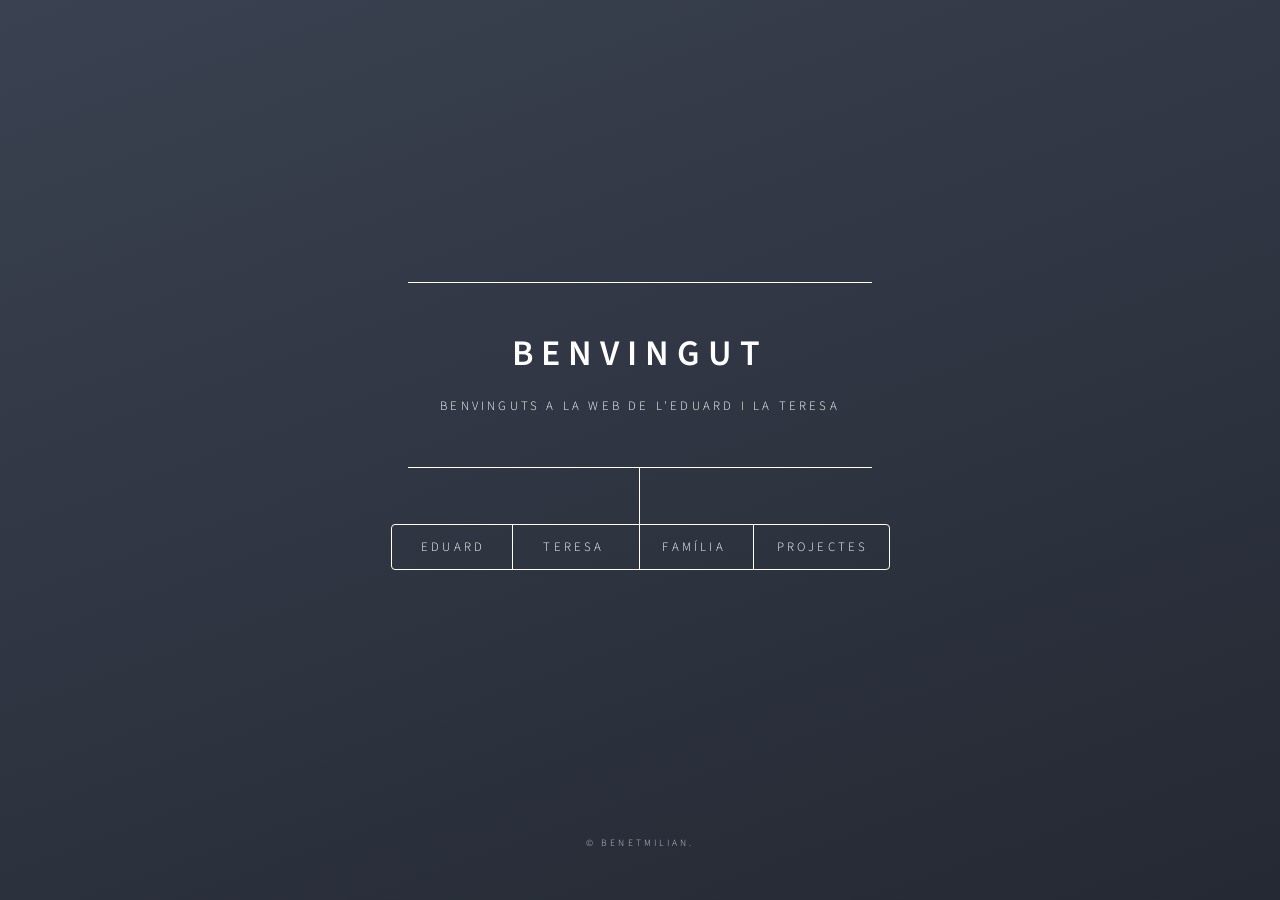
<file: index.html>
<!DOCTYPE HTML>
<html>

<head>
	<title>Eduard i Teresa</title>
	<meta charset="utf-8" />
	<meta name="viewport" content="width=device-width, initial-scale=1, user-scalable=no" />
	<link rel="stylesheet" href="assets/css/main.css" />
	<noscript>
		<link rel="stylesheet" href="assets/css/noscript.css" />
	</noscript>
</head>

<body class="is-preload">

	<!-- Wrapper -->
	<div id="wrapper">

		<!-- Header -->
		<header id="header">
			<div class="content">
				<div class="inner">
					<h1>Benvingut</h1>
					<p>Benvinguts a la web de l'Eduard i la Teresa</p>
				</div>
			</div>
			<nav>
				<ul>
					<li><a href="#eduard">Eduard</a></li>
					<li><a href="#teresa">Teresa</a></li>
					<li class="has-dropdown">
						<a href="#familia">Família</a>
						<ul class="dropdown">
							<li><a href="boda/index.html">Boda</a></li>
							<li><a href="#quim">Quim</a></li>
							<li><a href="#joan">Joan</a></li>
						</ul>
					</li>
					<li><a href="projectes.html">Projectes</a></li>
				</ul>
			</nav>
		</header>

		<!-- Main -->
		<div id="main">

			<!-- Eduard -->
			<article id="eduard">
				<h2 class="major">Eduard Benet Cerdà</h2>
				<p>Senior Application Engineer at MathWorks</p>
				<ul class="icons">
					<li><a href="eduard.html" class="icon fas fa-user"><span class="label">Eduard</span></a></li>
					<li><a href="https://www.linkedin.com/in/eduard-benet/" class="icon brands fa-linkedin"><span
								class="label">LinkedIn</span></a></li>
					<li><a href="https://github.com/EduardBenet" class="icon brands fa-github"><span
								class="label">Github</span></a></li>
				</ul>
			</article>

			<!-- Teresa -->
			<article id="teresa">
				<h2 class="major">Teresa Milián Sanz</h2>
				<p>Architect at MCW architects</p>
				<ul class="icons">
					<li><a href="https://www.pinterest.es/ter1000san/" class="icon brands fa-pinterest"><span
								class="label">Pinterest<span class="label">Pinterest</span></a></li>
					<li><a href="https://www.instagram.com/ter1000/" class="icon brands fa-instagram"><span
								class="label">Instagram</span></a></li>
					<li><a href="https://www.linkedin.com/in/teresa-milian-sanz/" class="icon brands fa-linkedin"><span
								class="label">LinkedIn</span></a></li>
				</ul>
			</article>

			<article id="quim">
				<h2 class="major">Quim Benet Milián</h2>
				<h3>
					<a href='https://proud-desert-0dda2e903.4.azurestaticapps.net/login/'">La petita web del Quim</a>
					<p>Area Privada</p>
				</h3>
			</article>

			<article id=" joan">
						<h2 class="major">Joan Benet Milián</h2>
						<p>Properament</p>
			</article>

			<!-- Elements --><!-- 
							<article id=" elements">
						<h2 class="major">Elements</h2>

						<section>
							<h3 class="major">Text</h3>
							<p>This is <b>bold</b> and this is <strong>strong</strong>. This is <i>italic</i> and this
								is <em>emphasized</em>.
								This is <sup>superscript</sup> text and this is <sub>subscript</sub> text.
								This is <u>underlined</u> and this is code: <code>for (;;) { ... }</code>. Finally, <a
									href="#">this is a link</a>.</p>
							<hr />
							<h2>Heading Level 2</h2>
							<h3>Heading Level 3</h3>
							<h4>Heading Level 4</h4>
							<h5>Heading Level 5</h5>
							<h6>Heading Level 6</h6>
							<hr />
							<h4>Blockquote</h4>
							<blockquote>Fringilla nisl. Donec accumsan interdum nisi, quis tincidunt felis sagittis eget
								tempus euismod. Vestibulum ante ipsum primis in faucibus vestibulum. Blandit adipiscing
								eu felis iaculis volutpat ac adipiscing accumsan faucibus. Vestibulum ante ipsum primis
								in faucibus lorem ipsum dolor sit amet nullam adipiscing eu felis.</blockquote>
							<h4>Preformatted</h4>
							<pre><code>i = 0;

while (!deck.isInOrder()) {
    print 'Iteration ' + i;
    deck.shuffle();
    i++;
}

print 'It took ' + i + ' iterations to sort the deck.';</code></pre>
						</section>

						<section>
							<h3 class="major">Lists</h3>

							<h4>Unordered</h4>
							<ul>
								<li>Dolor pulvinar etiam.</li>
								<li>Sagittis adipiscing.</li>
								<li>Felis enim feugiat.</li>
							</ul>

							<h4>Alternate</h4>
							<ul class="alt">
								<li>Dolor pulvinar etiam.</li>
								<li>Sagittis adipiscing.</li>
								<li>Felis enim feugiat.</li>
							</ul>

							<h4>Ordered</h4>
							<ol>
								<li>Dolor pulvinar etiam.</li>
								<li>Etiam vel felis viverra.</li>
								<li>Felis enim feugiat.</li>
								<li>Dolor pulvinar etiam.</li>
								<li>Etiam vel felis lorem.</li>
								<li>Felis enim et feugiat.</li>
							</ol>
							<h4>Icons</h4>
							<ul class="icons">
								<li><a href="#" class="icon brands fa-twitter"><span class="label">Twitter</span></a>
								</li>
								<li><a href="#" class="icon brands fa-facebook-f"><span
											class="label">Facebook</span></a></li>
								<li><a href="#" class="icon brands fa-instagram"><span
											class="label">Instagram</span></a></li>
								<li><a href="#" class="icon brands fa-github"><span class="label">Github</span></a></li>
							</ul>

							<h4>Actions</h4>
							<ul class="actions">
								<li><a href="#" class="button primary">Default</a></li>
								<li><a href="#" class="button">Default</a></li>
							</ul>
							<ul class="actions stacked">
								<li><a href="#" class="button primary">Default</a></li>
								<li><a href="#" class="button">Default</a></li>
							</ul>
						</section>

						<section>
							<h3 class="major">Table</h3>
							<h4>Default</h4>
							<div class="table-wrapper">
								<table>
									<thead>
										<tr>
											<th>Name</th>
											<th>Description</th>
											<th>Price</th>
										</tr>
									</thead>
									<tbody>
										<tr>
											<td>Item One</td>
											<td>Ante turpis integer aliquet porttitor.</td>
											<td>29.99</td>
										</tr>
										<tr>
											<td>Item Two</td>
											<td>Vis ac commodo adipiscing arcu aliquet.</td>
											<td>19.99</td>
										</tr>
										<tr>
											<td>Item Three</td>
											<td> Morbi faucibus arcu accumsan lorem.</td>
											<td>29.99</td>
										</tr>
										<tr>
											<td>Item Four</td>
											<td>Vitae integer tempus condimentum.</td>
											<td>19.99</td>
										</tr>
										<tr>
											<td>Item Five</td>
											<td>Ante turpis integer aliquet porttitor.</td>
											<td>29.99</td>
										</tr>
									</tbody>
									<tfoot>
										<tr>
											<td colspan="2"></td>
											<td>100.00</td>
										</tr>
									</tfoot>
								</table>
							</div>

							<h4>Alternate</h4>
							<div class="table-wrapper">
								<table class="alt">
									<thead>
										<tr>
											<th>Name</th>
											<th>Description</th>
											<th>Price</th>
										</tr>
									</thead>
									<tbody>
										<tr>
											<td>Item One</td>
											<td>Ante turpis integer aliquet porttitor.</td>
											<td>29.99</td>
										</tr>
										<tr>
											<td>Item Two</td>
											<td>Vis ac commodo adipiscing arcu aliquet.</td>
											<td>19.99</td>
										</tr>
										<tr>
											<td>Item Three</td>
											<td> Morbi faucibus arcu accumsan lorem.</td>
											<td>29.99</td>
										</tr>
										<tr>
											<td>Item Four</td>
											<td>Vitae integer tempus condimentum.</td>
											<td>19.99</td>
										</tr>
										<tr>
											<td>Item Five</td>
											<td>Ante turpis integer aliquet porttitor.</td>
											<td>29.99</td>
										</tr>
									</tbody>
									<tfoot>
										<tr>
											<td colspan="2"></td>
											<td>100.00</td>
										</tr>
									</tfoot>
								</table>
							</div>
						</section>

						<section>
							<h3 class="major">Buttons</h3>
							<ul class="actions">
								<li><a href="#" class="button primary">Primary</a></li>
								<li><a href="#" class="button">Default</a></li>
							</ul>
							<ul class="actions">
								<li><a href="#" class="button">Default</a></li>
								<li><a href="#" class="button small">Small</a></li>
							</ul>
							<ul class="actions">
								<li><a href="#" class="button primary icon solid fa-download">Icon</a></li>
								<li><a href="#" class="button icon solid fa-download">Icon</a></li>
							</ul>
							<ul class="actions">
								<li><span class="button primary disabled">Disabled</span></li>
								<li><span class="button disabled">Disabled</span></li>
							</ul>
						</section>

						<section>
							<h3 class="major">Form</h3>
							<form method="post" action="#">
								<div class="fields">
									<div class="field half">
										<label for="demo-name">Name</label>
										<input type="text" name="demo-name" id="demo-name" value=""
											placeholder="Jane Doe" />
									</div>
									<div class="field half">
										<label for="demo-email">Email</label>
										<input type="email" name="demo-email" id="demo-email" value=""
											placeholder="jane@untitled.tld" />
									</div>
									<div class="field">
										<label for="demo-category">Category</label>
										<select name="demo-category" id="demo-category">
											<option value="">-</option>
											<option value="1">Manufacturing</option>
											<option value="1">Shipping</option>
											<option value="1">Administration</option>
											<option value="1">Human Resources</option>
										</select>
									</div>
									<div class="field half">
										<input type="radio" id="demo-priority-low" name="demo-priority" checked>
										<label for="demo-priority-low">Low</label>
									</div>
									<div class="field half">
										<input type="radio" id="demo-priority-high" name="demo-priority">
										<label for="demo-priority-high">High</label>
									</div>
									<div class="field half">
										<input type="checkbox" id="demo-copy" name="demo-copy">
										<label for="demo-copy">Email me a copy</label>
									</div>
									<div class="field half">
										<input type="checkbox" id="demo-human" name="demo-human" checked>
										<label for="demo-human">Not a robot</label>
									</div>
									<div class="field">
										<label for="demo-message">Message</label>
										<textarea name="demo-message" id="demo-message" placeholder="Enter your message"
											rows="6"></textarea>
									</div>
								</div>
								<ul class="actions">
									<li><input type="submit" value="Send Message" class="primary" /></li>
									<li><input type="reset" value="Reset" /></li>
								</ul>
							</form>
						</section>

			</article>
			-->


		</div>

		<!-- Footer -->
		<footer id="footer">
			<p class="copyright">&copy; BenetMilian.</p>
		</footer>

	</div>

	<!-- BG -->
	<div id="bg"></div>

	<!-- Scripts -->
	<script src="assets/js/jquery.min.js"></script>
	<script src="assets/js/browser.min.js"></script>
	<script src="assets/js/breakpoints.min.js"></script>
	<script src="assets/js/util.js"></script>
	<script src="assets/js/main.js"></script>
	<script>
		(function () {
			var dropdowns = document.querySelectorAll('#header nav li.has-dropdown');

			dropdowns.forEach(function (li) {
				var toggle = li.querySelector(':scope > a');

				toggle.addEventListener('click', function (event) {
					if (!li.classList.contains('open')) {
						event.preventDefault();

						dropdowns.forEach(function (other) {
							if (other !== li)
								other.classList.remove('open');
						});

						li.classList.add('open');
					}
				});
			});

			document.addEventListener('click', function (event) {
				dropdowns.forEach(function (li) {
					if (!li.contains(event.target))
						li.classList.remove('open');
				});
			});

			// main.js centers the divider using *all* descendant <li>s, which
			// miscounts once the dropdown adds nested <li>s. Recompute using
			// only the top-level nav items so the line stays centered on them.
			var nav = document.querySelector('#header nav'),
				topLevelItems = nav.querySelectorAll(':scope > ul > li');

			nav.querySelectorAll('li.is-middle').forEach(function (li) {
				li.classList.remove('is-middle');
			});

			if (topLevelItems.length % 2 === 0) {
				nav.classList.add('use-middle');
				topLevelItems[topLevelItems.length / 2].classList.add('is-middle');
			} else {
				nav.classList.remove('use-middle');
			}
		})();
	</script>

</body>

</html>
</file>
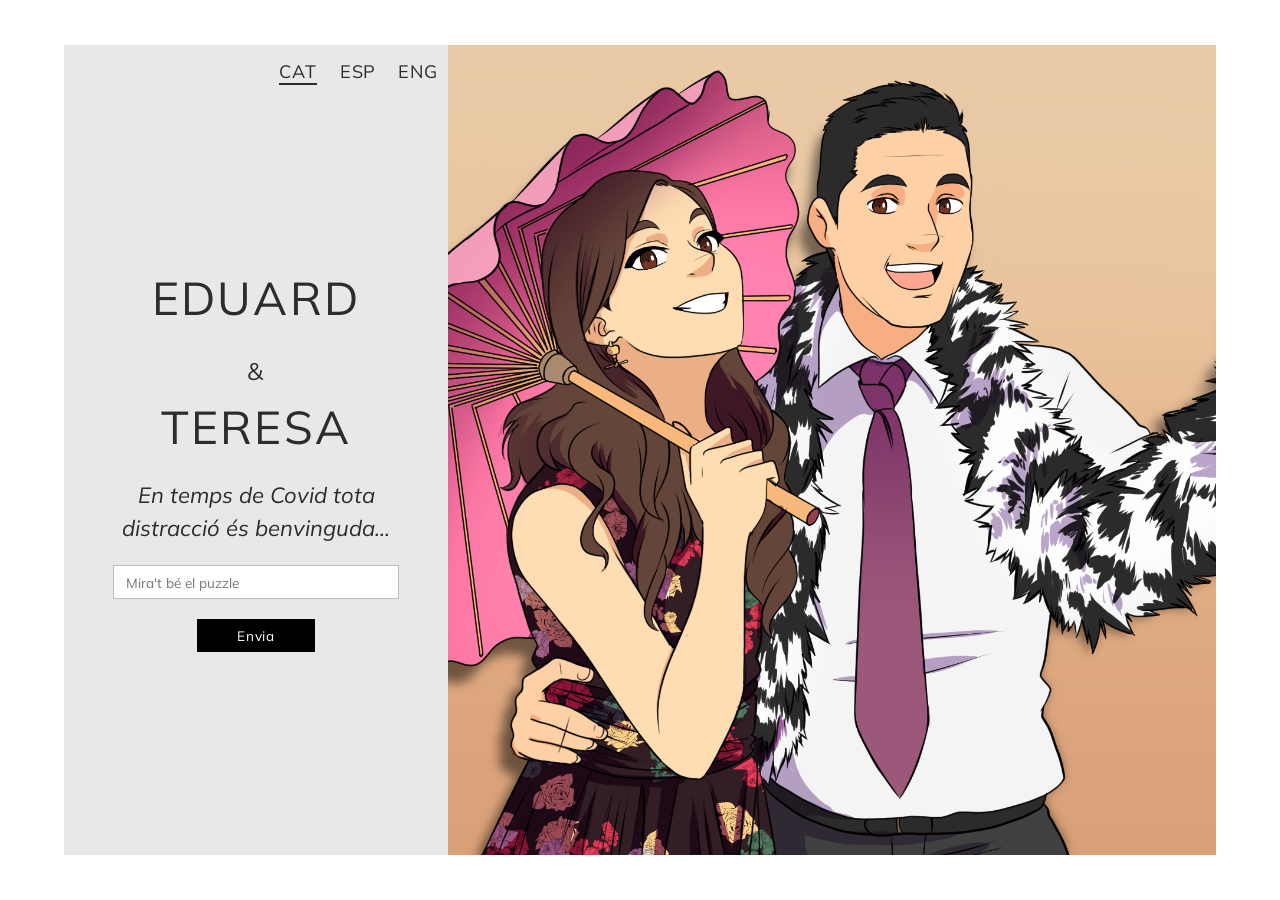
<file: boda/index.html>
<!doctype html>
<html lang="ca">

<head>
    <meta charset="utf-8">
    <meta name="viewport" content="width=device-width, initial-scale=1">
    <title>Eduard & Teresa</title>
    <link href="https://fonts.googleapis.com/css2?family=Mulish:wght@300;400;600&display=swap" rel="stylesheet">
    <link rel="stylesheet" href="index.css">
</head>

<body>
    <div class="rectangle">

        <!-- LEFT PANEL -->
        <div class="left-panel">

            <!-- Language buttons -->
            <div class="lang-buttons">
                <button class="lang-btn active" id="btn-CAT" onclick="setLanguage('CAT')">CAT</button>
                <button class="lang-btn" id="btn-ESP" onclick="setLanguage('ESP')">ESP</button>
                <button class="lang-btn" id="btn-ENG" onclick="setLanguage('ENG')">ENG</button>
            </div>

            <!-- Centered content -->
            <div class="main-content">
                <div class="title">EDUARD<br><span class="ampersand">&amp;</span><br>TERESA</div>
                <p class="explanation" id="explanation">En temps de Covid tota distracció és benvinguda...</p>
                <input type="text" class="puzzle-input" id="puzzle-input" placeholder="Mira't bé el puzzle">
                <button class="submit-btn" onclick="handleSubmit()">Envia</button>
            </div>
        </div>

        <!-- RIGHT PANEL -->
        <div class="right-panel">
            <img src="assets/anime.png" alt="">
        </div>
    </div>

    <script src="boda.js"></script>
</body>

</html>
</file>
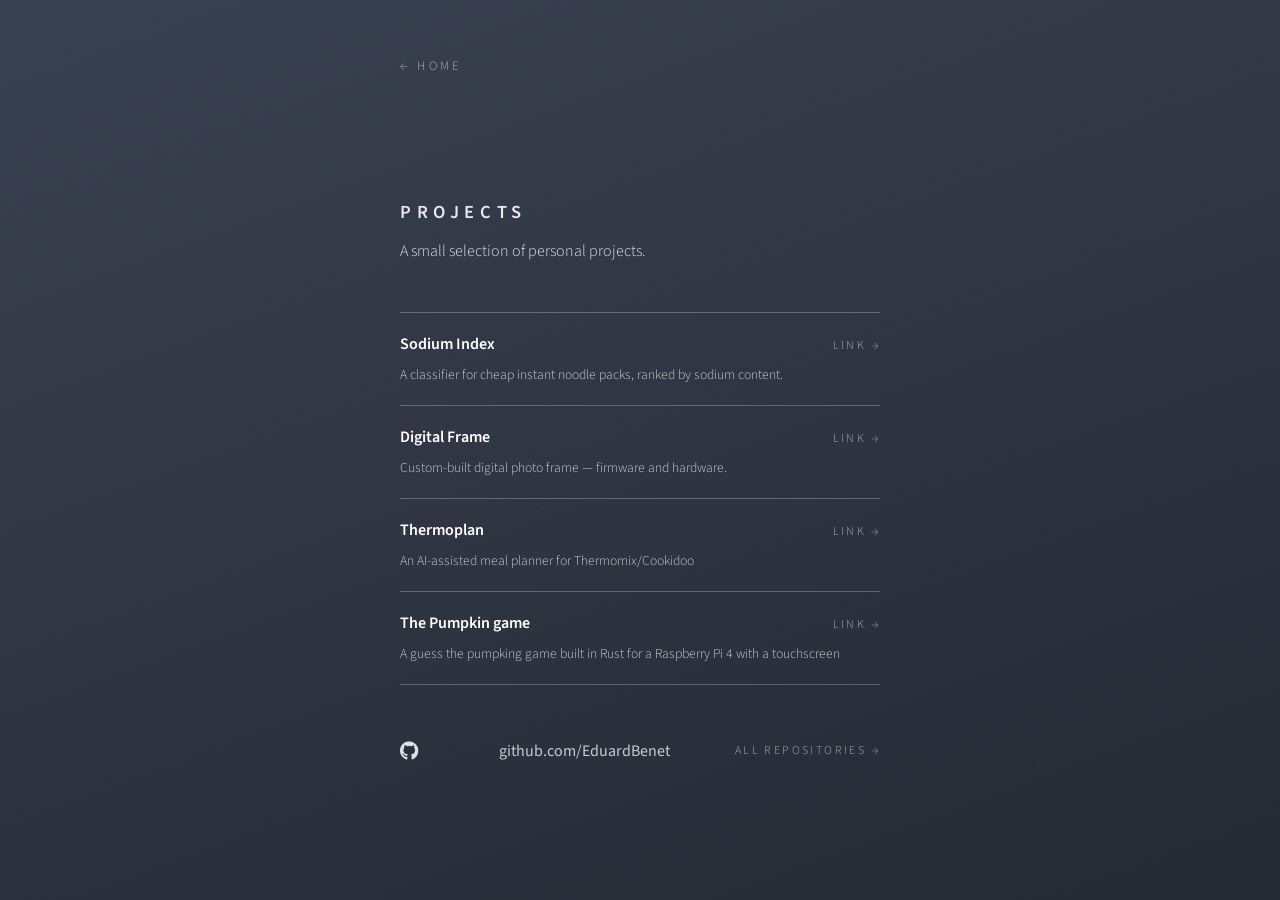
<file: projectes.html>
<!doctype html>
<html>
  <head>
    <title>Projects | Eduard Benet</title>
    <meta charset="utf-8" />
    <meta
      name="viewport"
      content="width=device-width, initial-scale=1, user-scalable=no"
    />
    <link rel="stylesheet" href="assets/css/main.css" />
    <noscript>
      <link rel="stylesheet" href="assets/css/noscript.css" />
    </noscript>
    <style>
      .projects {
        position: relative;
        z-index: 3;
        box-sizing: border-box;
        min-height: 100vh;
        max-width: 34rem;
        margin: 0 auto;
        padding: 3.5rem 2rem;
        display: flex;
        flex-direction: column;
      }

      .projects-back {
        align-self: flex-start;
        font-size: 0.8rem;
        text-transform: uppercase;
        letter-spacing: 0.2rem;
        border-bottom: 0;
        opacity: 0.6;
      }

      .projects-back:hover {
        opacity: 1;
      }

      .projects-intro {
        margin-top: auto;
        padding-top: 4rem;
      }

      .projects-intro h2 {
        font-size: 1.15rem;
        letter-spacing: 0.35rem;
        opacity: 0.9;
        margin-bottom: 0.75rem;
      }

      .projects-intro p {
        max-width: 30rem;
        opacity: 0.85;
      }

      .projects-list {
        list-style: none;
        padding: 0;
        margin: 1rem 0 auto 0;
        border-top: solid 1px rgba(255, 255, 255, 0.25);
      }

      .projects-list li {
        border-bottom: solid 1px rgba(255, 255, 255, 0.25);
        padding: 1.15rem 0;
      }

      .projects-list .name {
        font-weight: 600;
      }

      .projects-list .top {
        display: flex;
        align-items: baseline;
        justify-content: space-between;
        gap: 1rem;
      }

      .projects-list .desc {
        margin: 0.4rem 0 0 0;
        font-size: 0.85rem;
        opacity: 0.75;
      }

      .projects-list .view,
      .projects-list .meta {
        font-size: 0.75rem;
        text-transform: uppercase;
        letter-spacing: 0.15rem;
        opacity: 0.6;
        white-space: nowrap;
        border-bottom: 0;
      }

      .projects-list .view:hover,
      .projects-list a:hover .meta {
        opacity: 1;
      }

      .projects-list a.repo-link {
        display: flex;
        align-items: center;
        justify-content: space-between;
        gap: 1rem;
        border-bottom: 0;
      }

      .projects-list a.repo-link:before {
        -moz-osx-font-smoothing: grayscale;
        -webkit-font-smoothing: antialiased;
        font-family: "Font Awesome 5 Brands";
        font-weight: 400;
        font-size: 1.2rem;
        margin-right: 1rem;
        opacity: 0.85;
      }

      .projects-list li.all-link {
        margin-top: 2rem;
        border-bottom: 0;
      }

      .projects-list li.all-link .name {
        font-weight: 400;
        opacity: 0.75;
      }

      @media screen and (max-width: 480px) {
        .projects {
          padding: 2.5rem 1.25rem;
        }
      }
    </style>
  </head>

  <body>
    <div class="projects">
      <a class="projects-back" href="index.html">&larr; Home</a>

      <div class="projects-intro">
        <h2>Projects</h2>
        <p>A small selection of personal projects.</p>
      </div>

      <ul class="projects-list">
        <li>
          <div class="top">
            <span class="name">Sodium Index</span>
            <a
              class="view"
              href="https://mango-river-0d57d6203.6.azurestaticapps.net/"
              >Link &rarr;</a
            >
          </div>
          <p class="desc">
            A classifier for cheap instant noodle packs, ranked by sodium
            content.
          </p>
        </li>

        <li>
          <div class="top">
            <span class="name">Digital Frame</span>
            <a class="view" href="https://github.com/EduardBenet/DigitalFrame"
              >Link &rarr;</a
            >
          </div>
          <p class="desc">
            Custom-built digital photo frame — firmware and hardware.
          </p>
        </li>

        <li>
          <div class="top">
            <span class="name">Thermoplan</span>
            <a class="view" href="https://github.com/EduardBenet/thermoplan"
              >Link &rarr;</a
            >
          </div>
          <p class="desc">An AI-assisted meal planner for Thermomix/Cookidoo</p>
        </li>

        <li>
          <div class="top">
            <span class="name">The Pumpkin game</span>
            <a class="view" href="https://github.com/EduardBenet/PumpkinWeightGame"
              >Link &rarr;</a
            >
          </div>
          <p class="desc">A guess the pumpking game built in Rust for a Raspberry Pi 4 with a touchscreen</p>
        </li>

        <li class="all-link">
          <a href="https://github.com/EduardBenet" class="repo-link fa-github">
            <span class="name">github.com/EduardBenet</span>
            <span class="meta">All repositories &rarr;</span>
          </a>
        </li>
      </ul>
    </div>

    <!-- BG -->
    <div id="bg"></div>
  </body>
</html>
</file>
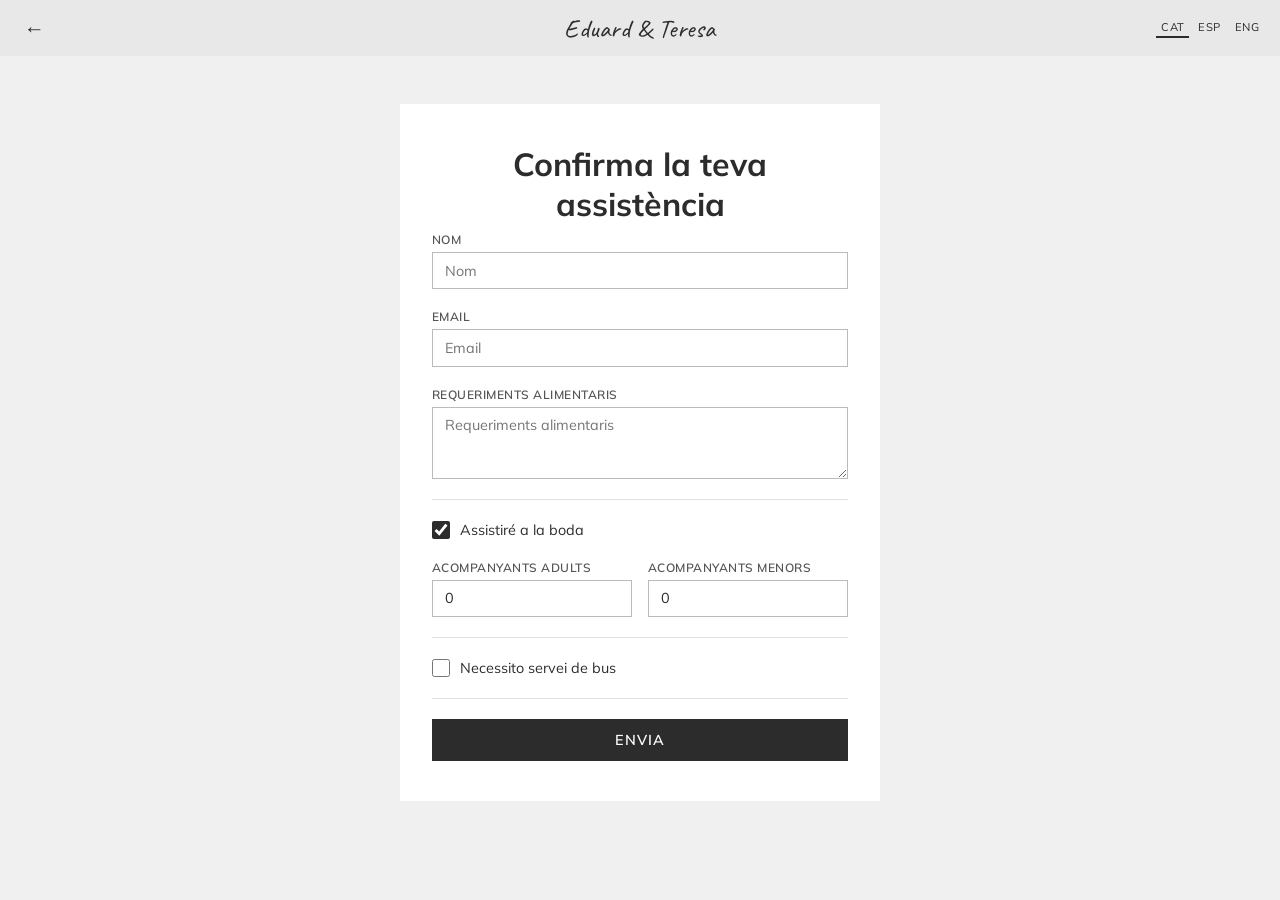
<file: boda/confirm.html>
<!doctype html>
<html lang="ca">

<head>
    <meta charset="utf-8">
    <meta name="viewport" content="width=device-width, initial-scale=1">
    <title>Eduard & Teresa — Confirma l'assistència</title>
    <link href="https://fonts.googleapis.com/css2?family=Mulish:wght@300;400;600&family=Caveat:wght@500&display=swap"
        rel="stylesheet">
    <link rel="stylesheet" href="confirm.css">
</head>

<body>

    <!-- NAVBAR -->
    <nav class="navbar">
        <div class="navbar-left">
            <a class="back-btn" id="back-btn" href="boda.html" aria-label="Tornar">&#8592;</a>
        </div>
        <span class="navbar-title">Eduard &amp; Teresa</span>
        <div class="navbar-right">
            <button class="nav-lang-btn active" id="lang-CAT" onclick="setLanguage('CAT')">CAT</button>
            <button class="nav-lang-btn" id="lang-ESP" onclick="setLanguage('ESP')">ESP</button>
            <button class="nav-lang-btn" id="lang-ENG" onclick="setLanguage('ENG')">ENG</button>
        </div>
    </nav>

    <!-- FORM PAGE -->
    <div class="form-page">
        <div class="form-card">

            <!-- Success state (shown after submit) -->
            <div class="success-msg" id="success-msg">
                <div class="checkmark">&#10003;</div>
                <h2 id="success-title"></h2>
                <p id="success-text"></p>
            </div>

            <!-- Form -->
            <!-- To connect to a backend, set the action attribute and remove the onsubmit handler -->
            <form id="rsvp-form" onsubmit="handleSubmit(event)" novalidate>

                <h1 class="form-title" id="form-title"></h1>

                <div style="display:flex; flex-direction:column; gap:1.25rem; margin-top:0.5rem;">

                    <div class="field">
                        <label for="nom" id="label-nom"></label>
                        <input type="text" id="nom" name="nom" required maxlength="100" autocomplete="name">
                    </div>

                    <div class="field">
                        <label for="email" id="label-email"></label>
                        <input type="email" id="email" name="email" required maxlength="250" autocomplete="email">
                    </div>

                    <div class="field">
                        <label for="dietary" id="label-dietary"></label>
                        <textarea id="dietary" name="dietary" rows="2"></textarea>
                    </div>

                    <hr class="divider">

                    <label class="check-field">
                        <input type="checkbox" id="attending" name="attending" checked>
                        <span id="label-attending"></span>
                    </label>

                    <!-- Fields shown only when attending -->
                    <div class="conditional" id="attending-fields">

                        <div class="fields-row">
                            <div class="field">
                                <label for="adults" id="label-adults"></label>
                                <input type="number" id="adults" name="adults" min="0" max="5" value="0">
                            </div>
                            <div class="field">
                                <label for="minors" id="label-minors"></label>
                                <input type="number" id="minors" name="minors" min="0" max="5" value="0">
                            </div>
                        </div>

                        <hr class="divider">

                        <label class="check-field">
                            <input type="checkbox" id="needs-bus" name="needs-bus">
                            <span id="label-needs-bus"></span>
                        </label>

                        <!-- Bus return time — shown only when bus is needed -->
                        <div class="radio-group hidden" id="bus-group" role="radiogroup">
                            <span class="radio-legend" id="label-bus-legend"></span>
                            <label class="radio-option">
                                <input type="radio" name="bus" value="21:30">
                                <span id="label-bus-early"></span>
                            </label>
                            <label class="radio-option">
                                <input type="radio" name="bus" value="23:30" checked>
                                <span id="label-bus-late"></span>
                            </label>
                        </div>

                    </div>

                    <hr class="divider">

                    <button type="submit" class="submit-btn" id="submit-btn"></button>

                </div>
            </form>

        </div>
    </div>

    <script>
        const strings = {
            CAT: {
                title: "Confirma la teva assistència",
                nom: "Nom",
                email: "Email",
                dietary: "Requeriments alimentaris",
                attending: "Assistiré a la boda",
                adults: "Acompanyants Adults",
                minors: "Acompanyants Menors",
                needsBus: "Necessito servei de bus",
                busLegend: "Selecciona el bus de tornada",
                busEarly: "Tornaré amb el bus de les 21:30",
                busLate: "Tornaré amb el bus de les 23:30",
                submit: "Envia",
                successTitle: "Gràcies!",
                successText: "Hem rebut la teva confirmació. Ens veiem aviat!"
            },
            ESP: {
                title: "Confirma tu asistencia",
                nom: "Nombre",
                email: "Email",
                dietary: "Requisitos alimentarios",
                attending: "Asistiré a la boda",
                adults: "Acompañantes Adultos",
                minors: "Acompañantes Menores",
                needsBus: "Necesito servicio de autobús",
                busLegend: "Selecciona el autobús de vuelta",
                busEarly: "Volveré con el autobús de las 21:30",
                busLate: "Volveré con el autobús de las 23:30",
                submit: "Enviar",
                successTitle: "¡Gracias!",
                successText: "Hemos recibido tu confirmación. ¡Nos vemos pronto!"
            },
            ENG: {
                title: "Confirm your attendance",
                nom: "Name",
                email: "Email",
                dietary: "Dietary requirements",
                attending: "I will attend the wedding",
                adults: "Adult companions",
                minors: "Minor companions",
                needsBus: "I need the bus service",
                busLegend: "Select your return bus",
                busEarly: "I'll take the 21:30 bus back",
                busLate: "I'll take the 23:30 bus back",
                submit: "Submit",
                successTitle: "Thank you!",
                successText: "We have received your confirmation. See you soon!"
            }
        };

        let LANGUAGE = 'CAT';

        function setLanguage(lang) {
            LANGUAGE = lang;
            ['CAT', 'ESP', 'ENG'].forEach(l => {
                document.getElementById('lang-' + l).classList.toggle('active', l === lang);
            });
            document.getElementById('back-btn').href = 'boda.html?lang=' + lang;
            render();
        }

        function render() {
            const s = strings[LANGUAGE];
            document.getElementById('form-title').textContent = s.title;
            document.getElementById('label-nom').textContent = s.nom;
            document.getElementById('label-email').textContent = s.email;
            document.getElementById('label-dietary').textContent = s.dietary;
            document.getElementById('label-attending').textContent = s.attending;
            document.getElementById('label-adults').textContent = s.adults;
            document.getElementById('label-minors').textContent = s.minors;
            document.getElementById('label-needs-bus').textContent = s.needsBus;
            document.getElementById('label-bus-legend').textContent = s.busLegend;
            document.getElementById('label-bus-early').textContent = s.busEarly;
            document.getElementById('label-bus-late').textContent = s.busLate;
            document.getElementById('submit-btn').textContent = s.submit;
            document.getElementById('success-title').textContent = s.successTitle;
            document.getElementById('success-text').textContent = s.successText;
            document.getElementById('nom').placeholder = s.nom;
            document.getElementById('email').placeholder = s.email;
            document.getElementById('dietary').placeholder = s.dietary;
        }

        document.getElementById('attending').addEventListener('change', function () {
            document.getElementById('attending-fields').classList.toggle('hidden', !this.checked);
        });

        document.getElementById('needs-bus').addEventListener('change', function () {
            document.getElementById('bus-group').classList.toggle('hidden', !this.checked);
        });

        function handleSubmit(e) {
            e.preventDefault();
            // To submit to a backend, remove e.preventDefault() and set action="" on the form.
            // Example services: Formspree (https://formspree.io), Netlify Forms, etc.
            document.getElementById('rsvp-form').style.display = 'none';
            const msg = document.getElementById('success-msg');
            msg.style.display = 'flex';
        }

        // Pick language from query param (passed from boda.html)
        const params = new URLSearchParams(window.location.search);
        const paramLang = params.get('lang');
        if (paramLang && strings[paramLang]) {
            LANGUAGE = paramLang;
            document.getElementById('lang-' + LANGUAGE).classList.add('active');
            ['CAT', 'ESP', 'ENG'].filter(l => l !== LANGUAGE).forEach(l => {
                document.getElementById('lang-' + l).classList.remove('active');
            });
        }
        document.getElementById('back-btn').href = 'boda.html?lang=' + LANGUAGE;
        render();
    </script>

</body>

</html>
</file>
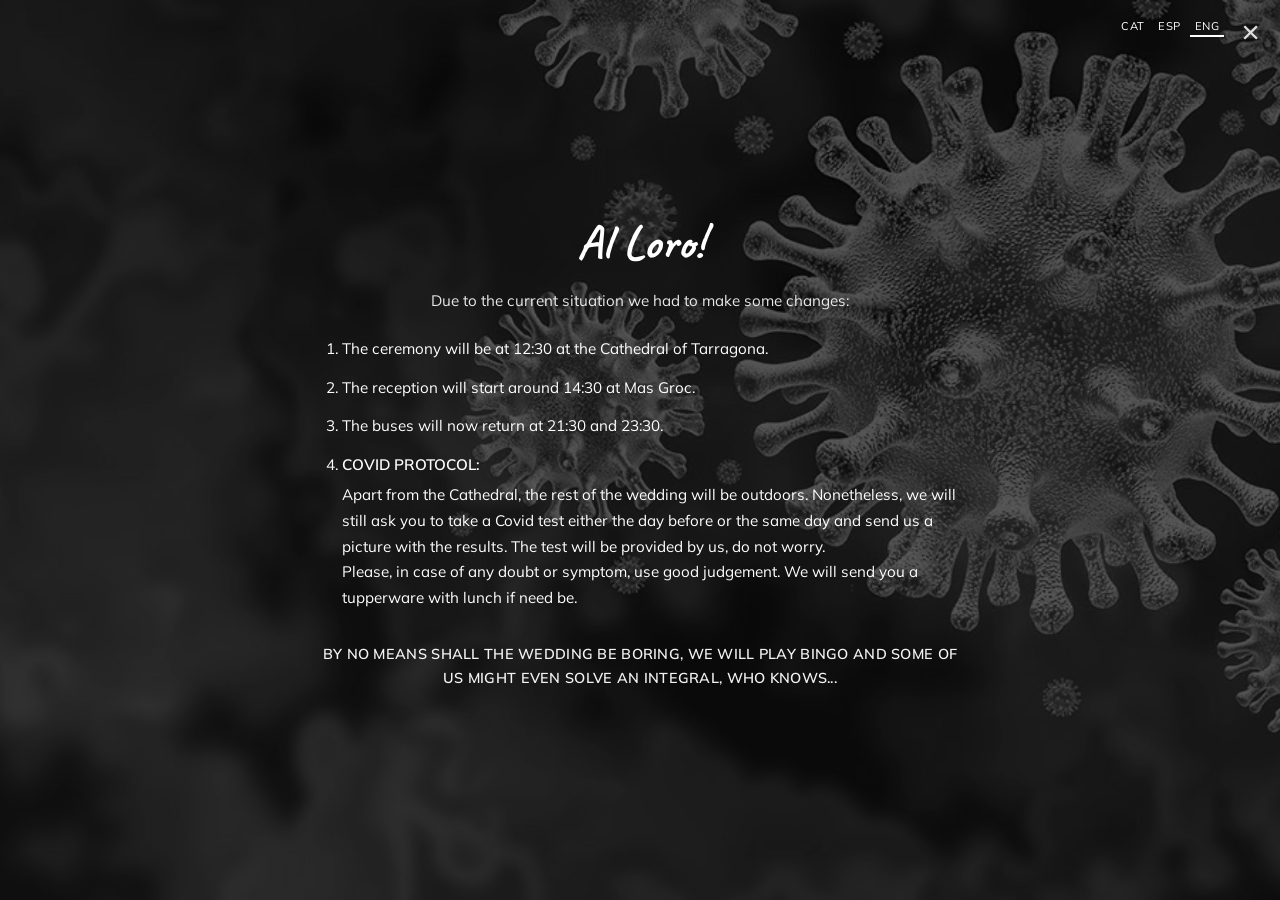
<file: boda/covid19.html>
<!doctype html>
<html lang="ca">

<head>
    <meta charset="utf-8">
    <meta name="viewport" content="width=device-width, initial-scale=1">
    <title>Eduard & Teresa — COVID-19</title>
    <link href="https://fonts.googleapis.com/css2?family=Mulish:wght@300;400;600&family=Caveat:wght@500&display=swap"
        rel="stylesheet">
    <link rel="stylesheet" href="covid19.css">
</head>

<body>
    <div class="bg"></div>

    <div class="lang-btns">
        <button class="lang-btn" id="lang-CAT" onclick="setLang('CAT')">CAT</button>
        <button class="lang-btn" id="lang-ESP" onclick="setLang('ESP')">ESP</button>
        <button class="lang-btn active" id="lang-ENG" onclick="setLang('ENG')">ENG</button>
    </div>

    <button class="close-btn" onclick="history.back()" aria-label="Go back">&times;</button>

    <div class="content" id="covid-content"></div>

    <script src="covid19-data.js"></script>
    <script>
        let lang = 'ENG';

        function setLang(l) {
            lang = l;
            ['CAT', 'ESP', 'ENG'].forEach(x => {
                document.getElementById('lang-' + x).classList.toggle('active', x === l);
            });
            render();
        }

        function render() {
            const d = covidData[lang];
            const items = d.items.map(item => {
                const lines = item.text.split('\n').map(line => `<p>${line}</p>`).join('');
                return `<li>${item.label ? `<strong>${item.label}</strong>` : ''}${lines}</li>`;
            }).join('');
            document.getElementById('covid-content').innerHTML = `
                <h1>${d.title}</h1>
                <p class="subtitle">${d.subtitle}</p>
                <ol>${items}</ol>
                <p class="finale">${d.finale}</p>
            `;
        }

        // pick language from query param if coming from boda.html
        const params = new URLSearchParams(window.location.search);
        const paramLang = params.get('lang');
        if (paramLang && covidData[paramLang]) {
            lang = paramLang;
            document.getElementById('lang-' + lang).classList.add('active');
            ['CAT', 'ESP', 'ENG'].filter(l => l !== lang).forEach(l => {
                document.getElementById('lang-' + l).classList.remove('active');
            });
        }
        render();
    </script>
</body>

</html>
</file>
<file: assets/css/noscript.css>
/*
	Dimension by HTML5 UP
	html5up.net | @ajlkn
	Free for personal and commercial use under the CCA 3.0 license (html5up.net/license)
*/

/* BG */

body.is-preload #bg:before {
	background-color: transparent;
}

/* Header */

body.is-preload #header {
	-moz-filter: none;
	-webkit-filter: none;
	-ms-filter: none;
	filter: none;
}

body.is-preload #header>* {
	opacity: 1;
}

body.is-preload #header .content .inner {
	max-height: none;
	padding: 3rem 2rem;
	opacity: 1;
}

/* Main */

#main article {
	opacity: 1;
	margin: 4rem 0 0 0;
}
</file>
<file: boda/index.css>
*,
*::before,
*::after {
    box-sizing: border-box;
    margin: 0;
    padding: 0;
}

html,
body {
    height: 100%;
    overflow: hidden;
    background: white;
    font-family: 'Mulish', sans-serif;
}

body {
    padding: 5vh 5vw;
    display: flex;
    align-items: stretch;
}

.rectangle {
    flex: 1;
    min-height: 0;
    display: grid;
    grid-template-columns: 0.5fr 1fr;
    overflow: hidden;
}

/* ── LEFT PANEL ── */
.left-panel {
    background: #e8e8e8;
    color: #2c2c2c;
    position: relative;
    display: flex;
    flex-direction: column;
    align-items: center;
    padding: 50px 1.5rem 2rem;
}

/* Language buttons — top-right, 15px from top, flush with right border */
.lang-buttons {
    position: absolute;
    top: 15px;
    right: 0;
    display: grid;
    grid-template-columns: 1fr 1fr 1fr;
    width: 180px;
}

.lang-btn {
    height: 25px;
    width: fit-content;
    justify-self: center;
    background: none;
    border: none;
    border-bottom: 2px solid transparent;
    cursor: pointer;
    font-size: 1.125rem;
    font-family: 'Mulish', sans-serif;
    color: inherit;
    letter-spacing: 0.05em;
    transition: border-color 0.15s;
}

.lang-btn:hover,
.lang-btn.active {
    border-bottom-color: #2c2c2c;
}

/* Main content — vertically centered */
.main-content {
    flex: 1;
    display: flex;
    flex-direction: column;
    align-items: center;
    justify-content: center;
    gap: 1.25rem;
    width: 100%;
}

.title {
    text-align: center;
    font-size: clamp(1.75rem, 9vw, 2.875rem);
    font-family: Mulish, serif;
    line-height: 1.4;
    letter-spacing: 0.05em;
}

.title .ampersand {
    font-size: 0.52em;
}

.explanation {
    text-align: center;
    font-size: clamp(1rem, 4vw, 1.375rem);
    line-height: 1.5;
    max-width: 85%;
    font-style: italic;
}

.puzzle-input {
    width: 85%;
    padding: 0.45rem 0.75rem;
    border: 1px solid #bbb;
    background: white;
    font-family: inherit;
    font-size: 0.85rem;
    outline: none;
    transition: border-color 0.2s;
}

.puzzle-input:focus {
    border-color: #888;
}

.submit-btn {
    background: black;
    color: white;
    border: none;
    padding: 0.5rem 2.5rem;
    cursor: pointer;
    font-family: inherit;
    font-size: 0.85rem;
    letter-spacing: 0.05em;
}

.submit-btn:hover {
    background: #333;
}

/* ── RIGHT PANEL ── */
.right-panel {
    overflow: hidden;
}

.right-panel img {
    width: 100%;
    height: 100%;
    object-fit: cover;
    object-position: 50% 42%;
    display: block;
}

/* ── SMALL SCREENS: stack, allow vertical scroll ── */
@media (max-width: 768px) {
    html, body {
        height: auto;
        overflow: visible;
    }

    .rectangle {
        grid-template-columns: 1fr;
        grid-template-rows: auto auto;
        min-height: 0;
    }

    .right-panel {
        min-height: 45vh;
    }

    .left-panel {
        padding-top: 50px;
        padding-bottom: 1rem;
    }

    .main-content {
        gap: 0.75rem;
    }
}
</file>
<file: boda/confirm.css>
*,
*::before,
*::after {
    box-sizing: border-box;
    margin: 0;
    padding: 0;
}

body {
    font-family: 'Mulish', sans-serif;
    background: #f0f0f0;
    color: #2c2c2c;
    min-height: 100vh;
    display: flex;
    flex-direction: column;
}

/* ── NAVBAR ── */
.navbar {
    position: fixed;
    top: 0;
    left: 0;
    right: 0;
    height: 56px;
    background: #e8e8e8;
    display: flex;
    align-items: center;
    padding: 0 1rem;
    z-index: 100;
    flex-shrink: 0;
}

.navbar-left,
.navbar-right {
    flex: 1;
    display: flex;
    align-items: center;
}

.navbar-right {
    justify-content: flex-end;
    gap: 0.25rem;
}

.navbar-title {
    flex: 0 0 auto;
    font-family: 'Caveat', cursive;
    font-size: 1.6rem;
    letter-spacing: 0.02em;
    text-align: center;
    white-space: nowrap;
}

.back-btn {
    background: none;
    border: none;
    cursor: pointer;
    font-size: 1.3rem;
    padding: 0.25rem 0.5rem;
    color: #2c2c2c;
    line-height: 1;
    text-decoration: none;
    display: flex;
    align-items: center;
}

.back-btn:hover {
    color: #000;
}

.nav-lang-btn {
    background: none;
    border: none;
    border-bottom: 2px solid transparent;
    cursor: pointer;
    font-size: 0.7rem;
    font-family: 'Mulish', sans-serif;
    color: #2c2c2c;
    letter-spacing: 0.05em;
    padding: 0.1rem 0.3rem;
    transition: border-color 0.15s;
}

.nav-lang-btn:hover,
.nav-lang-btn.active {
    border-bottom-color: #2c2c2c;
}

/* ── FORM WRAPPER ── */
.form-page {
    margin-top: 56px;
    flex: 1;
    display: flex;
    align-items: flex-start;
    justify-content: center;
    padding: 3rem 1rem 3rem;
}

.form-card {
    background: white;
    width: 100%;
    max-width: 480px;
    padding: 2.5rem 2rem;
    display: flex;
    flex-direction: column;
    gap: 1.25rem;
}

/* ── FORM TITLE ── */
.form-title {
    font-family: 'Mulish', cursive;
    font-size: 2rem;
    text-align: center;
    margin-bottom: 0.25rem;
}

/* ── INPUTS ── */
.field {
    display: flex;
    flex-direction: column;
    gap: 0.3rem;
}

.field label {
    font-size: 0.75rem;
    font-weight: 600;
    letter-spacing: 0.04em;
    text-transform: uppercase;
    color: #555;
}

.field input,
.field textarea {
    width: 100%;
    padding: 0.55rem 0.75rem;
    border: 1px solid #bbb;
    background: white;
    font-family: 'Mulish', sans-serif;
    font-size: 0.9rem;
    color: #2c2c2c;
    outline: none;
    transition: border-color 0.2s;
    resize: vertical;
}

.field input:focus,
.field textarea:focus {
    border-color: #888;
}

.field textarea {
    min-height: 72px;
}

/* ── NUMBER FIELDS ROW ── */
.fields-row {
    display: grid;
    grid-template-columns: 1fr 1fr;
    gap: 1rem;
}

/* ── CHECKBOX ── */
.check-field {
    display: flex;
    align-items: center;
    gap: 0.65rem;
    cursor: pointer;
    user-select: none;
}

.check-field input[type="checkbox"] {
    width: 18px;
    height: 18px;
    cursor: pointer;
    accent-color: #2c2c2c;
    flex-shrink: 0;
}

.check-field span {
    font-size: 0.9rem;
    line-height: 1.4;
}

/* ── RADIO GROUP ── */
.radio-group {
    display: flex;
    flex-direction: column;
    gap: 0.6rem;
    border: 0;
    padding: 0;
    min-width: 0;
    appearance: none;
}

.radio-legend {
    font-size: 0.75rem;
    font-weight: 600;
    letter-spacing: 0.04em;
    text-transform: uppercase;
    color: #555;
    margin-bottom: 0.4rem;
    display: block;
}

.radio-option {
    display: flex;
    align-items: center;
    gap: 0.65rem;
    cursor: pointer;
    user-select: none;
}

.radio-option input[type="radio"] {
    width: 16px;
    height: 16px;
    cursor: pointer;
    accent-color: #2c2c2c;
    flex-shrink: 0;
}

.radio-option span {
    font-size: 0.9rem;
}

/* ── DIVIDER ── */
.divider {
    border: none;
    border-top: 1px solid #e0e0e0;
}

/* ── SUBMIT BUTTON ── */
.submit-btn {
    background: #2c2c2c;
    color: white;
    border: none;
    padding: 0.75rem 2rem;
    cursor: pointer;
    font-family: 'Mulish', sans-serif;
    font-size: 0.9rem;
    font-weight: 600;
    letter-spacing: 0.06em;
    text-transform: uppercase;
    width: 100%;
    transition: background 0.15s;
}

.submit-btn:hover {
    background: #000;
}

/* ── SUCCESS STATE ── */
.success-msg {
    display: none;
    flex-direction: column;
    align-items: center;
    gap: 1rem;
    text-align: center;
    padding: 2rem 0;
}

.success-msg .checkmark {
    font-size: 3rem;
}

.success-msg h2 {
    font-family: 'Caveat', cursive;
    font-size: 1.8rem;
}

.success-msg p {
    font-size: 0.95rem;
    color: #555;
    line-height: 1.6;
}

/* ── CONDITIONAL FIELDS ── */
.conditional {
    display: flex;
    flex-direction: column;
    gap: 1.25rem;
}

.conditional.hidden,
.hidden {
    display: none;
}

/* ── RESPONSIVE ── */
@media (max-width: 520px) {
    .form-card {
        padding: 2rem 1.25rem;
    }

    .fields-row {
        grid-template-columns: 1fr;
    }
}
</file>
<file: boda/covid19.css>
*,
*::before,
*::after {
    box-sizing: border-box;
    margin: 0;
    padding: 0;
}

body {
    font-family: 'Mulish', sans-serif;
    min-height: 100vh;
    background: #000;
    color: #fff;
    display: flex;
    align-items: center;
    justify-content: center;
}

.bg {
    position: fixed;
    inset: 0;
    background-image: url('assets/virus.jpg');
    background-size: cover;
    background-position: center;
    filter: brightness(0.35);
    z-index: 0;
}

/* ── CLOSE BUTTON ── */
.close-btn {
    position: fixed;
    top: 1rem;
    right: 1.25rem;
    background: none;
    border: none;
    color: #fff;
    font-size: 2rem;
    cursor: pointer;
    line-height: 1;
    z-index: 10;
    opacity: 0.85;
    transition: opacity 0.15s;
}

.close-btn:hover {
    opacity: 1;
}

/* ── LANGUAGE BUTTONS ── */
.lang-btns {
    position: fixed;
    top: 1.1rem;
    right: 3.5rem;
    display: flex;
    gap: 0.25rem;
    z-index: 10;
}

.lang-btn {
    background: none;
    border: none;
    border-bottom: 2px solid transparent;
    cursor: pointer;
    font-size: 0.7rem;
    font-family: 'Mulish', sans-serif;
    color: #fff;
    letter-spacing: 0.05em;
    padding: 0.1rem 0.3rem;
    transition: border-color 0.15s;
}

.lang-btn:hover,
.lang-btn.active {
    border-bottom-color: #fff;
}

/* ── CONTENT ── */
.content {
    position: relative;
    z-index: 1;
    max-width: 640px;
    width: 90%;
    padding: 3rem 0 2.5rem;
    display: flex;
    flex-direction: column;
    gap: 1.4rem;
}

.content h1 {
    font-family: 'Caveat', cursive;
    font-size: 3rem;
    text-align: center;
    line-height: 1;
}

.content .subtitle {
    font-size: 0.95rem;
    line-height: 1.7;
    text-align: center;
    opacity: 0.9;
}

.content ol {
    padding-left: 1.4rem;
    display: flex;
    flex-direction: column;
    gap: 0.8rem;
}

.content ol li {
    font-size: 0.95rem;
    line-height: 1.7;
}

.content ol li strong {
    display: block;
    font-weight: 600;
    margin-bottom: 0.25rem;
}

.content .finale {
    font-size: 0.9rem;
    line-height: 1.7;
    text-align: center;
    font-weight: 600;
    letter-spacing: 0.02em;
    opacity: 0.95;
    margin-top: 0.5rem;
}
</file>
<file: assets/css/main.css>
@import url(fontawesome-all.min.css);
@import url("https://fonts.googleapis.com/css?family=Source+Sans+Pro:300italic,600italic,300,600");

/*
	Dimension by HTML5 UP
	html5up.net | @ajlkn
	Free for personal and commercial use under the CCA 3.0 license (html5up.net/license)
*/

html,
body,
div,
span,
applet,
object,
iframe,
h1,
h2,
h3,
h4,
h5,
h6,
p,
blockquote,
pre,
a,
abbr,
acronym,
address,
big,
cite,
code,
del,
dfn,
em,
img,
ins,
kbd,
q,
s,
samp,
small,
strike,
strong,
sub,
sup,
tt,
var,
b,
u,
i,
center,
dl,
dt,
dd,
ol,
ul,
li,
fieldset,
form,
label,
legend,
table,
caption,
tbody,
tfoot,
thead,
tr,
th,
td,
article,
aside,
canvas,
details,
embed,
figure,
figcaption,
footer,
header,
hgroup,
menu,
nav,
output,
ruby,
section,
summary,
time,
mark,
audio,
video {
	margin: 0;
	padding: 0;
	border: 0;
	font-size: 100%;
	font: inherit;
	vertical-align: baseline;
}

article,
aside,
details,
figcaption,
figure,
footer,
header,
hgroup,
menu,
nav,
section {
	display: block;
}

body {
	line-height: 1;
}

ol,
ul {
	list-style: none;
}

blockquote,
q {
	quotes: none;
}

blockquote:before,
blockquote:after,
q:before,
q:after {
	content: '';
	content: none;
}

table {
	border-collapse: collapse;
	border-spacing: 0;
}

body {
	-webkit-text-size-adjust: none;
}

mark {
	background-color: transparent;
	color: inherit;
}

input::-moz-focus-inner {
	border: 0;
	padding: 0;
}

input,
select,
textarea {
	-moz-appearance: none;
	-webkit-appearance: none;
	-ms-appearance: none;
	appearance: none;
}

/* Basic */

@-ms-viewport {
	width: device-width;
}

@media screen and (max-width: 480px) {

	html,
	body {
		min-width: 320px;
	}

}

html {
	box-sizing: border-box;
}

*,
*:before,
*:after {
	box-sizing: inherit;
}

body {
	background: #1b1f22;
}

body.is-preload *,
body.is-preload *:before,
body.is-preload *:after {
	-moz-animation: none !important;
	-webkit-animation: none !important;
	-ms-animation: none !important;
	animation: none !important;
	-moz-transition: none !important;
	-webkit-transition: none !important;
	-ms-transition: none !important;
	transition: none !important;
}

/* Type */

html {
	font-size: 16pt;
}

@media screen and (max-width: 1680px) {

	html {
		font-size: 12pt;
	}

}

@media screen and (max-width: 736px) {

	html {
		font-size: 11pt;
	}

}

@media screen and (max-width: 360px) {

	html {
		font-size: 10pt;
	}

}

body,
input,
select,
textarea {
	color: #ffffff;
	font-family: "Source Sans Pro", sans-serif;
	font-weight: 300;
	font-size: 1rem;
	line-height: 1.65;
}

a {
	-moz-transition: color 0.2s ease-in-out, background-color 0.2s ease-in-out, border-bottom-color 0.2s ease-in-out;
	-webkit-transition: color 0.2s ease-in-out, background-color 0.2s ease-in-out, border-bottom-color 0.2s ease-in-out;
	-ms-transition: color 0.2s ease-in-out, background-color 0.2s ease-in-out, border-bottom-color 0.2s ease-in-out;
	transition: color 0.2s ease-in-out, background-color 0.2s ease-in-out, border-bottom-color 0.2s ease-in-out;
	border-bottom: dotted 1px rgba(255, 255, 255, 0.5);
	text-decoration: none;
	color: inherit;
}

a:hover {
	border-bottom-color: transparent;
}

strong,
b {
	color: #ffffff;
	font-weight: 600;
}

em,
i {
	font-style: italic;
}

p {
	margin: 0 0 2rem 0;
}

h1,
h2,
h3,
h4,
h5,
h6 {
	color: #ffffff;
	font-weight: 600;
	line-height: 1.5;
	margin: 0 0 1rem 0;
	text-transform: uppercase;
	letter-spacing: 0.2rem;
}

h1 a,
h2 a,
h3 a,
h4 a,
h5 a,
h6 a {
	color: inherit;
	text-decoration: none;
}

h1.major,
h2.major,
h3.major,
h4.major,
h5.major,
h6.major {
	border-bottom: solid 1px #ffffff;
	width: -moz-max-content;
	width: -webkit-max-content;
	width: -ms-max-content;
	width: max-content;
	padding-bottom: 0.5rem;
	margin: 0 0 2rem 0;
}

h1 {
	font-size: 2.25rem;
	line-height: 1.3;
	letter-spacing: 0.5rem;
}

h2 {
	font-size: 1.5rem;
	line-height: 1.4;
	letter-spacing: 0.5rem;
}

h3 {
	font-size: 1rem;
}

h4 {
	font-size: 0.8rem;
}

h5 {
	font-size: 0.7rem;
}

h6 {
	font-size: 0.6rem;
}

@media screen and (max-width: 736px) {

	h1 {
		font-size: 1.75rem;
		line-height: 1.4;
	}

	h2 {
		font-size: 1.25em;
		line-height: 1.5;
	}

}

sub {
	font-size: 0.8rem;
	position: relative;
	top: 0.5rem;
}

sup {
	font-size: 0.8rem;
	position: relative;
	top: -0.5rem;
}

blockquote {
	border-left: solid 4px #ffffff;
	font-style: italic;
	margin: 0 0 2rem 0;
	padding: 0.5rem 0 0.5rem 2rem;
}

code {
	background: rgba(255, 255, 255, 0.075);
	border-radius: 4px;
	font-family: "Courier New", monospace;
	font-size: 0.9rem;
	margin: 0 0.25rem;
	padding: 0.25rem 0.65rem;
}

pre {
	-webkit-overflow-scrolling: touch;
	font-family: "Courier New", monospace;
	font-size: 0.9rem;
	margin: 0 0 2rem 0;
}

pre code {
	display: block;
	line-height: 1.75;
	padding: 1rem 1.5rem;
	overflow-x: auto;
}

hr {
	border: 0;
	border-bottom: solid 1px #ffffff;
	margin: 2.75rem 0;
}

.align-left {
	text-align: left;
}

.align-center {
	text-align: center;
}

.align-right {
	text-align: right;
}

/* Form */

form {
	margin: 0 0 2rem 0;
}

form> :last-child {
	margin-bottom: 0;
}

form>.fields {
	display: -moz-flex;
	display: -webkit-flex;
	display: -ms-flex;
	display: flex;
	-moz-flex-wrap: wrap;
	-webkit-flex-wrap: wrap;
	-ms-flex-wrap: wrap;
	flex-wrap: wrap;
	width: calc(100% + 3rem);
	margin: -1.5rem 0 2rem -1.5rem;
}

form>.fields>.field {
	-moz-flex-grow: 0;
	-webkit-flex-grow: 0;
	-ms-flex-grow: 0;
	flex-grow: 0;
	-moz-flex-shrink: 0;
	-webkit-flex-shrink: 0;
	-ms-flex-shrink: 0;
	flex-shrink: 0;
	padding: 1.5rem 0 0 1.5rem;
	width: calc(100% - 1.5rem);
}

form>.fields>.field.half {
	width: calc(50% - 0.75rem);
}

form>.fields>.field.third {
	width: calc(100%/3 - 0.5rem);
}

form>.fields>.field.quarter {
	width: calc(25% - 0.375rem);
}

@media screen and (max-width: 480px) {

	form>.fields {
		width: calc(100% + 3rem);
		margin: -1.5rem 0 2rem -1.5rem;
	}

	form>.fields>.field {
		padding: 1.5rem 0 0 1.5rem;
		width: calc(100% - 1.5rem);
	}

	form>.fields>.field.half {
		width: calc(100% - 1.5rem);
	}

	form>.fields>.field.third {
		width: calc(100% - 1.5rem);
	}

	form>.fields>.field.quarter {
		width: calc(100% - 1.5rem);
	}

}

label {
	color: #ffffff;
	display: block;
	font-size: 0.8rem;
	font-weight: 300;
	letter-spacing: 0.2rem;
	line-height: 1.5;
	margin: 0 0 1rem 0;
	text-transform: uppercase;
}

input[type="text"],
input[type="password"],
input[type="email"],
input[type="tel"],
select,
textarea {
	-moz-appearance: none;
	-webkit-appearance: none;
	-ms-appearance: none;
	appearance: none;
	-moz-transition: border-color 0.2s ease-in-out, box-shadow 0.2s ease-in-out, background-color 0.2s ease-in-out;
	-webkit-transition: border-color 0.2s ease-in-out, box-shadow 0.2s ease-in-out, background-color 0.2s ease-in-out;
	-ms-transition: border-color 0.2s ease-in-out, box-shadow 0.2s ease-in-out, background-color 0.2s ease-in-out;
	transition: border-color 0.2s ease-in-out, box-shadow 0.2s ease-in-out, background-color 0.2s ease-in-out;
	background-color: transparent;
	border-radius: 4px;
	border: solid 1px #ffffff;
	color: inherit;
	display: block;
	outline: 0;
	padding: 0 1rem;
	text-decoration: none;
	width: 100%;
}

input[type="text"]:invalid,
input[type="password"]:invalid,
input[type="email"]:invalid,
input[type="tel"]:invalid,
select:invalid,
textarea:invalid {
	box-shadow: none;
}

input[type="text"]:focus,
input[type="password"]:focus,
input[type="email"]:focus,
input[type="tel"]:focus,
select:focus,
textarea:focus {
	background: rgba(255, 255, 255, 0.075);
	border-color: #ffffff;
	box-shadow: 0 0 0 1px #ffffff;
}

select {
	background-image: url("data:image/svg+xml;charset=utf8,%3Csvg xmlns='http://www.w3.org/2000/svg' width='40' height='40' preserveAspectRatio='none' viewBox='0 0 40 40'%3E%3Cpath d='M9.4,12.3l10.4,10.4l10.4-10.4c0.2-0.2,0.5-0.4,0.9-0.4c0.3,0,0.6,0.1,0.9,0.4l3.3,3.3c0.2,0.2,0.4,0.5,0.4,0.9 c0,0.4-0.1,0.6-0.4,0.9L20.7,31.9c-0.2,0.2-0.5,0.4-0.9,0.4c-0.3,0-0.6-0.1-0.9-0.4L4.3,17.3c-0.2-0.2-0.4-0.5-0.4-0.9 c0-0.4,0.1-0.6,0.4-0.9l3.3-3.3c0.2-0.2,0.5-0.4,0.9-0.4S9.1,12.1,9.4,12.3z' fill='%23ffffff' /%3E%3C/svg%3E");
	background-size: 1.25rem;
	background-repeat: no-repeat;
	background-position: calc(100% - 1rem) center;
	height: 2.75rem;
	padding-right: 2.75rem;
	text-overflow: ellipsis;
}

select option {
	color: #ffffff;
	background: #1b1f22;
}

select:focus::-ms-value {
	background-color: transparent;
}

select::-ms-expand {
	display: none;
}

input[type="text"],
input[type="password"],
input[type="email"],
select {
	height: 2.75rem;
}

textarea {
	padding: 0.75rem 1rem;
}

input[type="checkbox"],
input[type="radio"] {
	-moz-appearance: none;
	-webkit-appearance: none;
	-ms-appearance: none;
	appearance: none;
	display: block;
	float: left;
	margin-right: -2rem;
	opacity: 0;
	width: 1rem;
	z-index: -1;
}

input[type="checkbox"]+label,
input[type="radio"]+label {
	text-decoration: none;
	-moz-user-select: none;
	-webkit-user-select: none;
	-ms-user-select: none;
	user-select: none;
	color: #ffffff;
	cursor: pointer;
	display: inline-block;
	font-size: 0.8rem;
	font-weight: 300;
	margin: 0 0 0.5rem 0;
	padding-left: 2.65rem;
	padding-right: 0.75rem;
	position: relative;
}

input[type="checkbox"]+label:before,
input[type="radio"]+label:before {
	-moz-osx-font-smoothing: grayscale;
	-webkit-font-smoothing: antialiased;
	display: inline-block;
	font-style: normal;
	font-variant: normal;
	text-rendering: auto;
	line-height: 1;
	text-transform: none !important;
	font-family: 'Font Awesome 5 Free';
	font-weight: 900;
}

input[type="checkbox"]+label:before,
input[type="radio"]+label:before {
	-moz-transition: border-color 0.2s ease-in-out, box-shadow 0.2s ease-in-out, background-color 0.2s ease-in-out;
	-webkit-transition: border-color 0.2s ease-in-out, box-shadow 0.2s ease-in-out, background-color 0.2s ease-in-out;
	-ms-transition: border-color 0.2s ease-in-out, box-shadow 0.2s ease-in-out, background-color 0.2s ease-in-out;
	transition: border-color 0.2s ease-in-out, box-shadow 0.2s ease-in-out, background-color 0.2s ease-in-out;
	border-radius: 4px;
	border: solid 1px #ffffff;
	content: '';
	display: inline-block;
	height: 1.65rem;
	left: 0;
	line-height: 1.65rem;
	position: absolute;
	text-align: center;
	top: -0.15rem;
	width: 1.65rem;
}

input[type="checkbox"]:checked+label:before,
input[type="radio"]:checked+label:before {
	background: #ffffff !important;
	border-color: #ffffff !important;
	color: #1b1f22;
	content: '\f00c';
}

input[type="checkbox"]:focus+label:before,
input[type="radio"]:focus+label:before {
	background: rgba(255, 255, 255, 0.075);
	border-color: #ffffff;
	box-shadow: 0 0 0 1px #ffffff;
}

input[type="checkbox"]+label:before {
	border-radius: 4px;
}

input[type="radio"]+label:before {
	border-radius: 100%;
}

::-webkit-input-placeholder {
	color: rgba(255, 255, 255, 0.5) !important;
	opacity: 1.0;
}

:-moz-placeholder {
	color: rgba(255, 255, 255, 0.5) !important;
	opacity: 1.0;
}

::-moz-placeholder {
	color: rgba(255, 255, 255, 0.5) !important;
	opacity: 1.0;
}

:-ms-input-placeholder {
	color: rgba(255, 255, 255, 0.5) !important;
	opacity: 1.0;
}

.formerize-placeholder {
	color: rgba(255, 255, 255, 0.5) !important;
	opacity: 1.0;
}

/* Box */

.box {
	border-radius: 4px;
	border: solid 1px #ffffff;
	margin-bottom: 2rem;
	padding: 1.5em;
}

.box> :last-child,
.box> :last-child> :last-child,
.box> :last-child> :last-child> :last-child {
	margin-bottom: 0;
}

.box.alt {
	border: 0;
	border-radius: 0;
	padding: 0;
}

/* Icon */

.icon {
	text-decoration: none;
	border-bottom: none;
	position: relative;
}

.icon:before {
	-moz-osx-font-smoothing: grayscale;
	-webkit-font-smoothing: antialiased;
	display: inline-block;
	font-style: normal;
	font-variant: normal;
	text-rendering: auto;
	line-height: 1;
	text-transform: none !important;
	font-family: 'Font Awesome 5 Free';
	font-weight: 400;
}

.icon>.label {
	display: none;
}

.icon:before {
	line-height: inherit;
}

.icon.solid:before {
	font-weight: 900;
}

.icon.brands:before {
	font-family: 'Font Awesome 5 Brands';
}

/* Image */

.image {
	border-radius: 4px;
	border: 0;
	display: inline-block;
	position: relative;
}

.image:before {
	pointer-events: none;
	background-image: url("../../images/overlay.png");
	background-color: rgba(19, 21, 25, 0.5);
	border-radius: 4px;
	content: '';
	display: block;
	height: 100%;
	left: 0;
	opacity: 0.5;
	position: absolute;
	top: 0;
	width: 100%;
}

.image img {
	border-radius: 4px;
	display: block;
}

.image.left,
.image.right {
	max-width: 40%;
}

.image.left img,
.image.right img {
	width: 100%;
}

.image.left {
	float: left;
	padding: 0 1.5em 1em 0;
	top: 0.25em;
}

.image.right {
	float: right;
	padding: 0 0 1em 1.5em;
	top: 0.25em;
}

.image.fit {
	display: block;
	margin: 0 0 2rem 0;
	width: 100%;
}

.image.fit img {
	width: 100%;
}

.image.main {
	display: block;
	margin: 2.5rem 0;
	width: 100%;
}

.image.main img {
	width: 100%;
}

@media screen and (max-width: 736px) {

	.image.main {
		margin: 2rem 0;
	}

}

@media screen and (max-width: 480px) {

	.image.main {
		margin: 1.5rem 0;
	}

}

/* List */

ol {
	list-style: decimal;
	margin: 0 0 2rem 0;
	padding-left: 1.25em;
}

ol li {
	padding-left: 0.25em;
}

ul {
	list-style: disc;
	margin: 0 0 2rem 0;
	padding-left: 1em;
}

ul li {
	padding-left: 0.5em;
}

ul.alt {
	list-style: none;
	padding-left: 0;
}

ul.alt li {
	border-top: solid 1px #ffffff;
	padding: 0.5em 0;
}

ul.alt li:first-child {
	border-top: 0;
	padding-top: 0;
}

dl {
	margin: 0 0 2rem 0;
}

dl dt {
	display: block;
	font-weight: 600;
	margin: 0 0 1rem 0;
}

dl dd {
	margin-left: 2rem;
}

/* Actions */

ul.actions {
	display: -moz-flex;
	display: -webkit-flex;
	display: -ms-flex;
	display: flex;
	cursor: default;
	list-style: none;
	margin-left: -1rem;
	padding-left: 0;
}

ul.actions li {
	padding: 0 0 0 1rem;
	vertical-align: middle;
}

ul.actions.special {
	-moz-justify-content: center;
	-webkit-justify-content: center;
	-ms-justify-content: center;
	justify-content: center;
	width: 100%;
	margin-left: 0;
}

ul.actions.special li:first-child {
	padding-left: 0;
}

ul.actions.stacked {
	-moz-flex-direction: column;
	-webkit-flex-direction: column;
	-ms-flex-direction: column;
	flex-direction: column;
	margin-left: 0;
}

ul.actions.stacked li {
	padding: 1.3rem 0 0 0;
}

ul.actions.stacked li:first-child {
	padding-top: 0;
}

ul.actions.fit {
	width: calc(100% + 1rem);
}

ul.actions.fit li {
	-moz-flex-grow: 1;
	-webkit-flex-grow: 1;
	-ms-flex-grow: 1;
	flex-grow: 1;
	-moz-flex-shrink: 1;
	-webkit-flex-shrink: 1;
	-ms-flex-shrink: 1;
	flex-shrink: 1;
	width: 100%;
}

ul.actions.fit li>* {
	width: 100%;
}

ul.actions.fit.stacked {
	width: 100%;
}

@media screen and (max-width: 480px) {

	ul.actions:not(.fixed) {
		-moz-flex-direction: column;
		-webkit-flex-direction: column;
		-ms-flex-direction: column;
		flex-direction: column;
		margin-left: 0;
		width: 100% !important;
	}

	ul.actions:not(.fixed) li {
		-moz-flex-grow: 1;
		-webkit-flex-grow: 1;
		-ms-flex-grow: 1;
		flex-grow: 1;
		-moz-flex-shrink: 1;
		-webkit-flex-shrink: 1;
		-ms-flex-shrink: 1;
		flex-shrink: 1;
		padding: 1rem 0 0 0;
		text-align: center;
		width: 100%;
	}

	ul.actions:not(.fixed) li>* {
		width: 100%;
	}

	ul.actions:not(.fixed) li:first-child {
		padding-top: 0;
	}

	ul.actions:not(.fixed) li input[type="submit"],
	ul.actions:not(.fixed) li input[type="reset"],
	ul.actions:not(.fixed) li input[type="button"],
	ul.actions:not(.fixed) li button,
	ul.actions:not(.fixed) li .button {
		width: 100%;
	}

	ul.actions:not(.fixed) li input[type="submit"].icon:before,
	ul.actions:not(.fixed) li input[type="reset"].icon:before,
	ul.actions:not(.fixed) li input[type="button"].icon:before,
	ul.actions:not(.fixed) li button.icon:before,
	ul.actions:not(.fixed) li .button.icon:before {
		margin-left: -0.5em;
	}

}

/* Icons */

ul.icons {
	cursor: default;
	list-style: none;
	padding-left: 0;
}

ul.icons li {
	display: inline-block;
	padding: 0 0.75em 0 0;
}

ul.icons li:last-child {
	padding-right: 0;
}

ul.icons li a {
	border-radius: 100%;
	box-shadow: inset 0 0 0 1px #ffffff;
	display: inline-block;
	height: 2.25rem;
	line-height: 2.25rem;
	text-align: center;
	width: 2.25rem;
}

ul.icons li a:hover {
	background-color: rgba(255, 255, 255, 0.075);
}

ul.icons li a:active {
	background-color: rgba(255, 255, 255, 0.175);
}

/* Table */

.table-wrapper {
	-webkit-overflow-scrolling: touch;
	overflow-x: auto;
}

table {
	margin: 0 0 2rem 0;
	width: 100%;
}

table tbody tr {
	border: solid 1px #ffffff;
	border-left: 0;
	border-right: 0;
}

table tbody tr:nth-child(2n + 1) {
	background-color: rgba(255, 255, 255, 0.075);
}

table td {
	padding: 0.75em 0.75em;
}

table th {
	color: #ffffff;
	font-size: 0.9em;
	font-weight: 600;
	padding: 0 0.75em 0.75em 0.75em;
	text-align: left;
}

table thead {
	border-bottom: solid 2px #ffffff;
}

table tfoot {
	border-top: solid 2px #ffffff;
}

table.alt {
	border-collapse: separate;
}

table.alt tbody tr td {
	border: solid 1px #ffffff;
	border-left-width: 0;
	border-top-width: 0;
}

table.alt tbody tr td:first-child {
	border-left-width: 1px;
}

table.alt tbody tr:first-child td {
	border-top-width: 1px;
}

table.alt thead {
	border-bottom: 0;
}

table.alt tfoot {
	border-top: 0;
}

/* Button */

input[type="submit"],
input[type="reset"],
input[type="button"],
button,
.button {
	-moz-appearance: none;
	-webkit-appearance: none;
	-ms-appearance: none;
	appearance: none;
	-moz-transition: background-color 0.2s ease-in-out, color 0.2s ease-in-out;
	-webkit-transition: background-color 0.2s ease-in-out, color 0.2s ease-in-out;
	-ms-transition: background-color 0.2s ease-in-out, color 0.2s ease-in-out;
	transition: background-color 0.2s ease-in-out, color 0.2s ease-in-out;
	background-color: transparent;
	border-radius: 4px;
	border: 0;
	box-shadow: inset 0 0 0 1px #ffffff;
	color: #ffffff !important;
	cursor: pointer;
	display: inline-block;
	font-size: 0.8rem;
	font-weight: 300;
	height: 2.75rem;
	letter-spacing: 0.2rem;
	line-height: 2.75rem;
	outline: 0;
	padding: 0 1.25rem 0 1.35rem;
	text-align: center;
	text-decoration: none;
	text-transform: uppercase;
	white-space: nowrap;
}

input[type="submit"]:hover,
input[type="reset"]:hover,
input[type="button"]:hover,
button:hover,
.button:hover {
	background-color: rgba(255, 255, 255, 0.075);
}

input[type="submit"]:active,
input[type="reset"]:active,
input[type="button"]:active,
button:active,
.button:active {
	background-color: rgba(255, 255, 255, 0.175);
}

input[type="submit"].icon:before,
input[type="reset"].icon:before,
input[type="button"].icon:before,
button.icon:before,
.button.icon:before {
	margin-right: 0.5em;
}

input[type="submit"].fit,
input[type="reset"].fit,
input[type="button"].fit,
button.fit,
.button.fit {
	width: 100%;
}

input[type="submit"].small,
input[type="reset"].small,
input[type="button"].small,
button.small,
.button.small {
	font-size: 0.6rem;
	height: 2.0625rem;
	line-height: 2.0625rem;
}

input[type="submit"].primary,
input[type="reset"].primary,
input[type="button"].primary,
button.primary,
.button.primary {
	background-color: #ffffff;
	color: #1b1f22 !important;
	font-weight: 600;
}

input[type="submit"].disabled,
input[type="submit"]:disabled,
input[type="reset"].disabled,
input[type="reset"]:disabled,
input[type="button"].disabled,
input[type="button"]:disabled,
button.disabled,
button:disabled,
.button.disabled,
.button:disabled {
	pointer-events: none;
	cursor: default;
	opacity: 0.25;
}

input[type="submit"],
input[type="reset"],
input[type="button"],
button {
	line-height: calc(2.75rem - 2px);
}

/* BG */

#bg {
	position: fixed;
	top: 0;
	left: 0;
	width: 100%;
	height: 100vh;
	z-index: 1;
	background: linear-gradient(160deg, #3a4150 0%, #242933 100%);
}

/* Wrapper */

#wrapper {
	display: -moz-flex;
	display: -webkit-flex;
	display: -ms-flex;
	display: flex;
	-moz-flex-direction: column;
	-webkit-flex-direction: column;
	-ms-flex-direction: column;
	flex-direction: column;
	-moz-align-items: center;
	-webkit-align-items: center;
	-ms-align-items: center;
	align-items: center;
	-moz-justify-content: space-between;
	-webkit-justify-content: space-between;
	-ms-justify-content: space-between;
	justify-content: space-between;
	position: relative;
	min-height: 100vh;
	width: 100%;
	padding: 4rem 2rem;
	z-index: 3;
}

#wrapper:before {
	content: '';
	display: block;
}

@media screen and (max-width: 1680px) {

	#wrapper {
		padding: 3rem 2rem;
	}

}

@media screen and (max-width: 736px) {

	#wrapper {
		padding: 2rem 1rem;
	}

}

@media screen and (max-width: 480px) {

	#wrapper {
		padding: 1rem;
	}

}

/* Header */

#header {
	display: -moz-flex;
	display: -webkit-flex;
	display: -ms-flex;
	display: flex;
	-moz-flex-direction: column;
	-webkit-flex-direction: column;
	-ms-flex-direction: column;
	flex-direction: column;
	-moz-align-items: center;
	-webkit-align-items: center;
	-ms-align-items: center;
	align-items: center;
	-moz-transition: -moz-transform 0.325s ease-in-out, -moz-filter 0.325s ease-in-out, opacity 0.325s ease-in-out;
	-webkit-transition: -webkit-transform 0.325s ease-in-out, -webkit-filter 0.325s ease-in-out, opacity 0.325s ease-in-out;
	-ms-transition: -ms-transform 0.325s ease-in-out, -ms-filter 0.325s ease-in-out, opacity 0.325s ease-in-out;
	transition: transform 0.325s ease-in-out, filter 0.325s ease-in-out, opacity 0.325s ease-in-out;
	max-width: 100%;
	text-align: center;
}

#header>* {
	-moz-transition: opacity 0.325s ease-in-out;
	-webkit-transition: opacity 0.325s ease-in-out;
	-ms-transition: opacity 0.325s ease-in-out;
	transition: opacity 0.325s ease-in-out;
	position: relative;
	margin-top: 3.5rem;
}

#header>*:before {
	content: '';
	display: block;
	position: absolute;
	top: calc(-3.5rem - 1px);
	left: calc(50% - 1px);
	width: 1px;
	height: calc(3.5rem + 1px);
	background: #ffffff;
}

#header> :first-child {
	margin-top: 0;
}

#header> :first-child:before {
	display: none;
}

#header .logo {
	width: 5.5rem;
	height: 5.5rem;
	line-height: 5.5rem;
	border: solid 1px #ffffff;
	border-radius: 100%;
}

#header .logo .icon:before {
	font-size: 2rem;
}

#header .content {
	border-style: solid;
	border-color: #ffffff;
	border-top-width: 1px;
	border-bottom-width: 1px;
	max-width: 100%;
}

#header .content .inner {
	-moz-transition: max-height 0.75s ease, padding 0.75s ease, opacity 0.325s ease-in-out;
	-webkit-transition: max-height 0.75s ease, padding 0.75s ease, opacity 0.325s ease-in-out;
	-ms-transition: max-height 0.75s ease, padding 0.75s ease, opacity 0.325s ease-in-out;
	transition: max-height 0.75s ease, padding 0.75s ease, opacity 0.325s ease-in-out;
	-moz-transition-delay: 0.25s;
	-webkit-transition-delay: 0.25s;
	-ms-transition-delay: 0.25s;
	transition-delay: 0.25s;
	padding: 3rem 2rem;
	max-height: 40rem;
	overflow: hidden;
}

#header .content .inner> :last-child {
	margin-bottom: 0;
}

#header .content p {
	text-transform: uppercase;
	letter-spacing: 0.2rem;
	font-size: 0.8rem;
	line-height: 2;
}

#header nav ul {
	display: -moz-flex;
	display: -webkit-flex;
	display: -ms-flex;
	display: flex;
	margin-bottom: 0;
	list-style: none;
	padding-left: 0;
	border: solid 1px #ffffff;
	border-radius: 4px;
}

#header nav ul li {
	padding-left: 0;
	border-left: solid 1px #ffffff;
}

#header nav ul li:first-child {
	border-left: 0;
}

#header nav ul li a {
	display: block;
	min-width: 7.5rem;
	height: 2.75rem;
	line-height: 2.75rem;
	padding: 0 1.25rem 0 1.45rem;
	text-transform: uppercase;
	letter-spacing: 0.2rem;
	font-size: 0.8rem;
	border-bottom: 0;
}

#header nav ul li a:hover {
	background-color: rgba(255, 255, 255, 0.075);
}

#header nav ul li a:active {
	background-color: rgba(255, 255, 255, 0.175);
}

#header nav.use-middle:after {
	content: '';
	display: block;
	position: absolute;
	top: 0;
	left: calc(50% - 1px);
	width: 1px;
	height: 100%;
	background: #ffffff;
}

#header nav ul li.has-dropdown {
	position: relative;
}

#header nav ul li.has-dropdown .dropdown {
	display: block;
	position: absolute;
	top: 100%;
	left: 0;
	min-width: 100%;
	margin: 0.5rem 0 0 0;
	padding: 0;
	list-style: none;
	background-color: rgba(19, 21, 25, 0.9);
	border: solid 1px #ffffff;
	border-radius: 4px;
	opacity: 0;
	visibility: hidden;
	-moz-transform: translateY(-0.5rem);
	-webkit-transform: translateY(-0.5rem);
	-ms-transform: translateY(-0.5rem);
	transform: translateY(-0.5rem);
	-moz-transition: opacity 0.2s ease, transform 0.2s ease, visibility 0.2s;
	-webkit-transition: opacity 0.2s ease, transform 0.2s ease, visibility 0.2s;
	-ms-transition: opacity 0.2s ease, transform 0.2s ease, visibility 0.2s;
	transition: opacity 0.2s ease, transform 0.2s ease, visibility 0.2s;
	z-index: 10000;
}

#header nav ul li.has-dropdown:hover .dropdown,
#header nav ul li.has-dropdown:focus-within .dropdown,
#header nav ul li.has-dropdown.open .dropdown {
	opacity: 1;
	visibility: visible;
	-moz-transform: translateY(0);
	-webkit-transform: translateY(0);
	-ms-transform: translateY(0);
	transform: translateY(0);
}

#header nav ul li.has-dropdown .dropdown li {
	border-left: 0;
	border-top: solid 1px rgba(255, 255, 255, 0.25);
}

#header nav ul li.has-dropdown .dropdown li:first-child {
	border-top: 0;
}

#header nav ul li.has-dropdown .dropdown li a {
	min-width: 100%;
	white-space: nowrap;
}

#header nav.use-middle ul li.is-middle {
	border-left: 0;
}

body.is-article-visible #header {
	-moz-transform: scale(0.95);
	-webkit-transform: scale(0.95);
	-ms-transform: scale(0.95);
	transform: scale(0.95);
	-moz-filter: blur(0.1rem);
	-webkit-filter: blur(0.1rem);
	-ms-filter: blur(0.1rem);
	filter: blur(0.1rem);
	opacity: 0;
}

body.is-preload #header {
	-moz-filter: blur(0.125rem);
	-webkit-filter: blur(0.125rem);
	-ms-filter: blur(0.125rem);
	filter: blur(0.125rem);
}

body.is-preload #header>* {
	opacity: 0;
}

body.is-preload #header .content .inner {
	max-height: 0;
	padding-top: 0;
	padding-bottom: 0;
	opacity: 0;
}

@media screen and (max-width: 980px) {

	#header .content p br {
		display: none;
	}

}

@media screen and (max-width: 736px) {

	#header>* {
		margin-top: 2rem;
	}

	#header>*:before {
		top: calc(-2rem - 1px);
		height: calc(2rem + 1px);
	}

	#header .logo {
		width: 4.75rem;
		height: 4.75rem;
		line-height: 4.75rem;
	}

	#header .logo .icon:before {
		font-size: 1.75rem;
	}

	#header .content .inner {
		padding: 2.5rem 1rem;
	}

	#header .content p {
		line-height: 1.875;
	}

}

@media screen and (max-width: 480px) {

	#header {
		padding: 1.5rem 0;
	}

	#header .content .inner {
		padding: 2.5rem 0;
	}

	#header nav ul {
		-moz-flex-direction: column;
		-webkit-flex-direction: column;
		-ms-flex-direction: column;
		flex-direction: column;
		min-width: 10rem;
		max-width: 100%;
	}

	#header nav ul li {
		border-left: 0;
		border-top: solid 1px #ffffff;
	}

	#header nav ul li:first-child {
		border-top: 0;
	}

	#header nav ul li a {
		height: 3rem;
		line-height: 3rem;
		min-width: 0;
		width: 100%;
	}

	#header nav.use-middle:after {
		display: none;
	}

}

/* Main */

#main {
	-moz-flex-grow: 1;
	-webkit-flex-grow: 1;
	-ms-flex-grow: 1;
	flex-grow: 1;
	-moz-flex-shrink: 1;
	-webkit-flex-shrink: 1;
	-ms-flex-shrink: 1;
	flex-shrink: 1;
	display: -moz-flex;
	display: -webkit-flex;
	display: -ms-flex;
	display: flex;
	-moz-align-items: center;
	-webkit-align-items: center;
	-ms-align-items: center;
	align-items: center;
	-moz-justify-content: center;
	-webkit-justify-content: center;
	-ms-justify-content: center;
	justify-content: center;
	-moz-flex-direction: column;
	-webkit-flex-direction: column;
	-ms-flex-direction: column;
	flex-direction: column;
	position: relative;
	max-width: 100%;
	z-index: 3;
}

#main article {
	-moz-transform: translateY(0.25rem);
	-webkit-transform: translateY(0.25rem);
	-ms-transform: translateY(0.25rem);
	transform: translateY(0.25rem);
	-moz-transition: opacity 0.325s ease-in-out, -moz-transform 0.325s ease-in-out;
	-webkit-transition: opacity 0.325s ease-in-out, -webkit-transform 0.325s ease-in-out;
	-ms-transition: opacity 0.325s ease-in-out, -ms-transform 0.325s ease-in-out;
	transition: opacity 0.325s ease-in-out, transform 0.325s ease-in-out;
	padding: 4.5rem 2.5rem 1.5rem 2.5rem;
	position: relative;
	width: 40rem;
	max-width: 100%;
	background-color: rgba(27, 31, 34, 0.85);
	border-radius: 4px;
	opacity: 0;
}

#main article.active {
	-moz-transform: translateY(0);
	-webkit-transform: translateY(0);
	-ms-transform: translateY(0);
	transform: translateY(0);
	opacity: 1;
}

#main article .close {
	display: block;
	position: absolute;
	top: 0;
	right: 0;
	width: 4rem;
	height: 4rem;
	cursor: pointer;
	text-indent: 4rem;
	overflow: hidden;
	white-space: nowrap;
}

#main article .close:before {
	-moz-transition: background-color 0.2s ease-in-out;
	-webkit-transition: background-color 0.2s ease-in-out;
	-ms-transition: background-color 0.2s ease-in-out;
	transition: background-color 0.2s ease-in-out;
	content: '';
	display: block;
	position: absolute;
	top: 0.75rem;
	left: 0.75rem;
	width: 2.5rem;
	height: 2.5rem;
	border-radius: 100%;
	background-position: center;
	background-image: url("data:image/svg+xml;charset=utf8,%3Csvg xmlns='http://www.w3.org/2000/svg' xmlns:xlink='http://www.w3.org/1999/xlink' width='20px' height='20px' viewBox='0 0 20 20' zoomAndPan='disable'%3E%3Cstyle%3Eline %7B stroke: %23ffffff%3B stroke-width: 1%3B %7D%3C/style%3E%3Cline x1='2' y1='2' x2='18' y2='18' /%3E%3Cline x1='18' y1='2' x2='2' y2='18' /%3E%3C/svg%3E");
	background-size: 20px 20px;
	background-repeat: no-repeat;
}

#main article .close:hover:before {
	background-color: rgba(255, 255, 255, 0.075);
}

#main article .close:active:before {
	background-color: rgba(255, 255, 255, 0.175);
}

@media screen and (max-width: 736px) {

	#main article {
		padding: 3.5rem 2rem 0.5rem 2rem;
	}

	#main article .close:before {
		top: 0.875rem;
		left: 0.875rem;
		width: 2.25rem;
		height: 2.25rem;
		background-size: 14px 14px;
	}

}

@media screen and (max-width: 480px) {

	#main article {
		padding: 3rem 1.5rem 0.5rem 1.5rem;
	}

}

/* Footer */

#footer {
	-moz-transition: -moz-transform 0.325s ease-in-out, -moz-filter 0.325s ease-in-out, opacity 0.325s ease-in-out;
	-webkit-transition: -webkit-transform 0.325s ease-in-out, -webkit-filter 0.325s ease-in-out, opacity 0.325s ease-in-out;
	-ms-transition: -ms-transform 0.325s ease-in-out, -ms-filter 0.325s ease-in-out, opacity 0.325s ease-in-out;
	transition: transform 0.325s ease-in-out, filter 0.325s ease-in-out, opacity 0.325s ease-in-out;
	width: 100%;
	max-width: 100%;
	margin-top: 2rem;
	text-align: center;
}

#footer .copyright {
	letter-spacing: 0.2rem;
	font-size: 0.6rem;
	opacity: 0.75;
	margin-bottom: 0;
	text-transform: uppercase;
}

body.is-article-visible #footer {
	-moz-transform: scale(0.95);
	-webkit-transform: scale(0.95);
	-ms-transform: scale(0.95);
	transform: scale(0.95);
	-moz-filter: blur(0.1rem);
	-webkit-filter: blur(0.1rem);
	-ms-filter: blur(0.1rem);
	filter: blur(0.1rem);
	opacity: 0;
}

body.is-preload #footer {
	opacity: 0;
}
</file>
